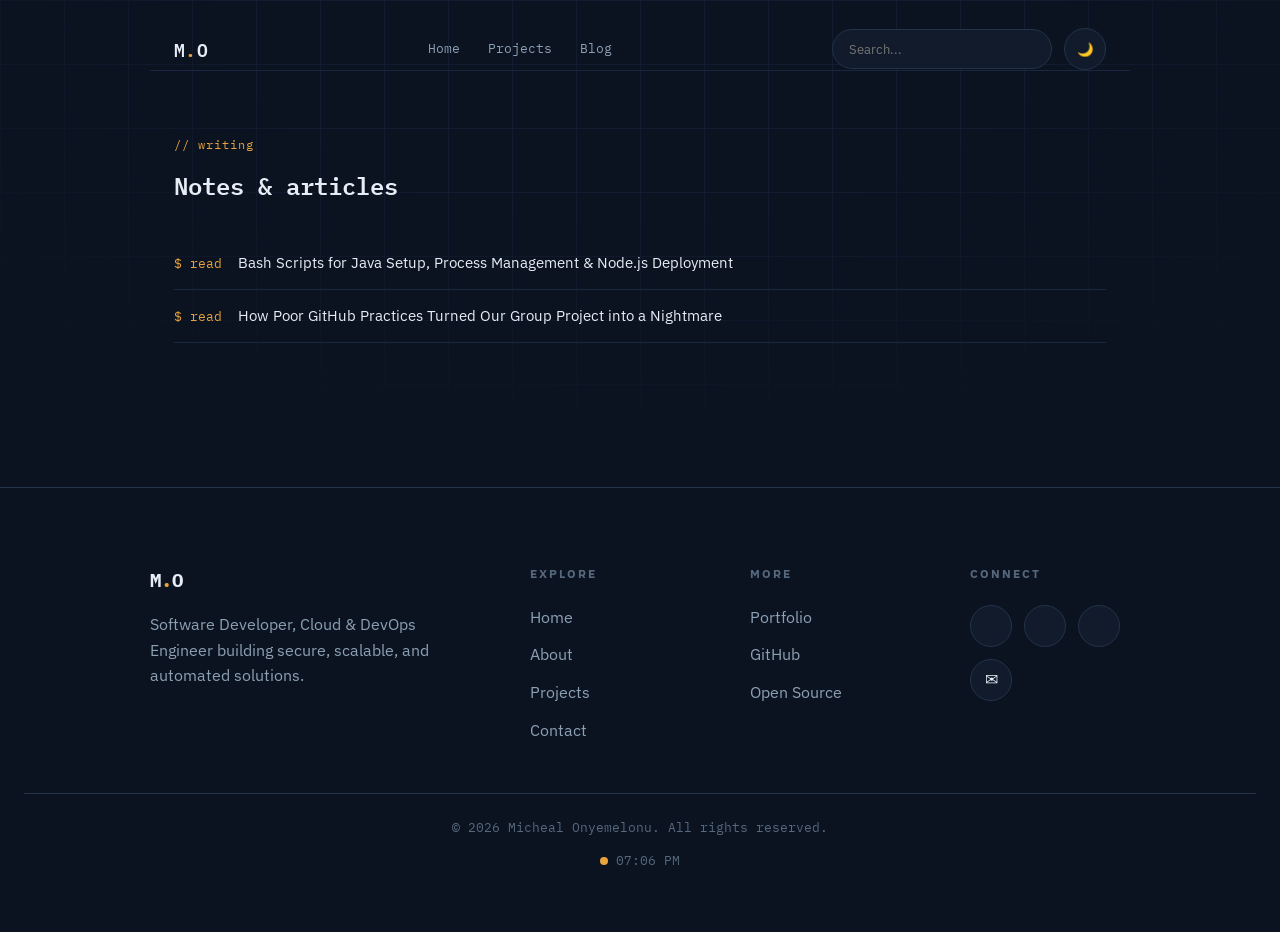
<file: blog.html>
<!DOCTYPE html>
<html lang="en">
<head>
<meta charset="UTF-8">
<meta name="viewport" content="width=device-width, initial-scale=1.0">
<title>Micheal Onyemelonu — Software, Devops, Cloud Engineer</title>
<meta name="description" content="Micheal Onyemelonu — Software, DevOps and Cloud Engineer">
<link rel="preconnect" href="https://fonts.googleapis.com">
<link rel="preconnect" href="https://fonts.gstatic.com" crossorigin>
<link href="https://fonts.googleapis.com/css2?family=IBM+Plex+Mono:wght@400;500;600;700&family=IBM+Plex+Sans:wght@400;500;600&display=swap" rel="stylesheet">
<link rel="stylesheet" href="styles.css">
</head>
<body>

<div class="grid-overlay" aria-hidden="true"></div>

<header class="site-header">

    <a href="index.html" class="brand">
        M<span class="brand-dot">.</span>O
    </a>

    <nav class="site-nav" id="mobile-nav">
        <a href="index.html">Home</a>
        <a href="projects.html">Projects</a>
        <a href="blog.html">Blog</a>
        
    </nav>

    <div class="header-actions">

        <div class="search-box">
            <input
                type="text"
                id="site-search"
                placeholder="Search..."
            >
        </div>

        <button id="theme-toggle">🌙</button>

        <button id="menu-toggle" class="menu-toggle">
            ☰
        </button>

    </div>


</header>

<main>
    <!-- BLOG -->
   
  <section class="section" id="writing">
    <p class="section-label">// writing</p>
    <h2 class="section-title">Notes &amp; articles</h2>
    <ul class="changelog">
      <li class="changelog-entry">
        <span class="changelog-cmd">$ read</span>
        <a href="https://medium.com/@monyemelonu/bash-scripts-for-java-setup-process-management-node-js-deployment-b72b2ba04938" target="_blank" rel="noopener">
          Bash Scripts for Java Setup, Process Management &amp; Node.js Deployment
        </a>
      </li>

      <li class="changelog-entry">
        <span class="changelog-cmd">$ read</span>
        <a href="https://medium.com/@monyemelonu/how-poor-github-practices-turned-our-group-project-into-a-nightmare-e00d2373ec94" target="_blank" rel="noopener">
          How Poor GitHub Practices Turned Our Group Project into a Nightmare
        </a>
      </li>
    </ul>
  </section>

</main>


<footer class="site-footer">

    <div class="footer-grid">

        <div class="footer-brand">
            <h3>
                M<span class="brand-dot">.</span>O
            </h3>

            <p>
                Software Developer, Cloud & DevOps Engineer building
                secure, scalable, and automated solutions.
            </p>
        </div>

        <div class="footer-column">
            <h4>Explore</h4>

            <a href="#top">Home</a>
            <a href="#about">About</a>
            <a href="#projects">Projects</a>
            <a href="#contact">Contact</a>
        </div>

        <div class="footer-column">
            <h4>More</h4>

            <a href="projects.html">Portfolio</a>
            <a href="https://github.com/MichealOnyemelonu" target="_blank">
                GitHub
            </a>
            <a href="#">Open Source</a>
        </div>

        <div class="footer-column">
            <h4>Connect</h4>

            <div class="social-links">

                <a href="https://github.com/MichealOnyemelonu" target="_blank">
                    <i class="fab fa-github"></i>
                </a>

                <a href="https://linkedin.com/in/YOUR-LINKEDIN" target="_blank">
                    <i class="fab fa-linkedin-in"></i>
                </a>

                <a href="https://medium.com/@monyemelonu" target="_blank">
                    <i class="fab fa-medium-m"></i>
                </a>

                <a href="mailto:your@email.com">
                    ✉
                </a>

            </div>


        </div>

    </div>

    <div class="footer-bottom">
      
      <div class="footer-copyright">
        © 2026 Micheal Onyemelonu. All rights reserved.
      </div>
      
      <div class="footer-clock">
        <span class="clock-dot"></span>
        <span id="current-time"></span>
      </div>
    </div>

</footer>

<script src="script.js"></script>
</body>
</html>
</file>
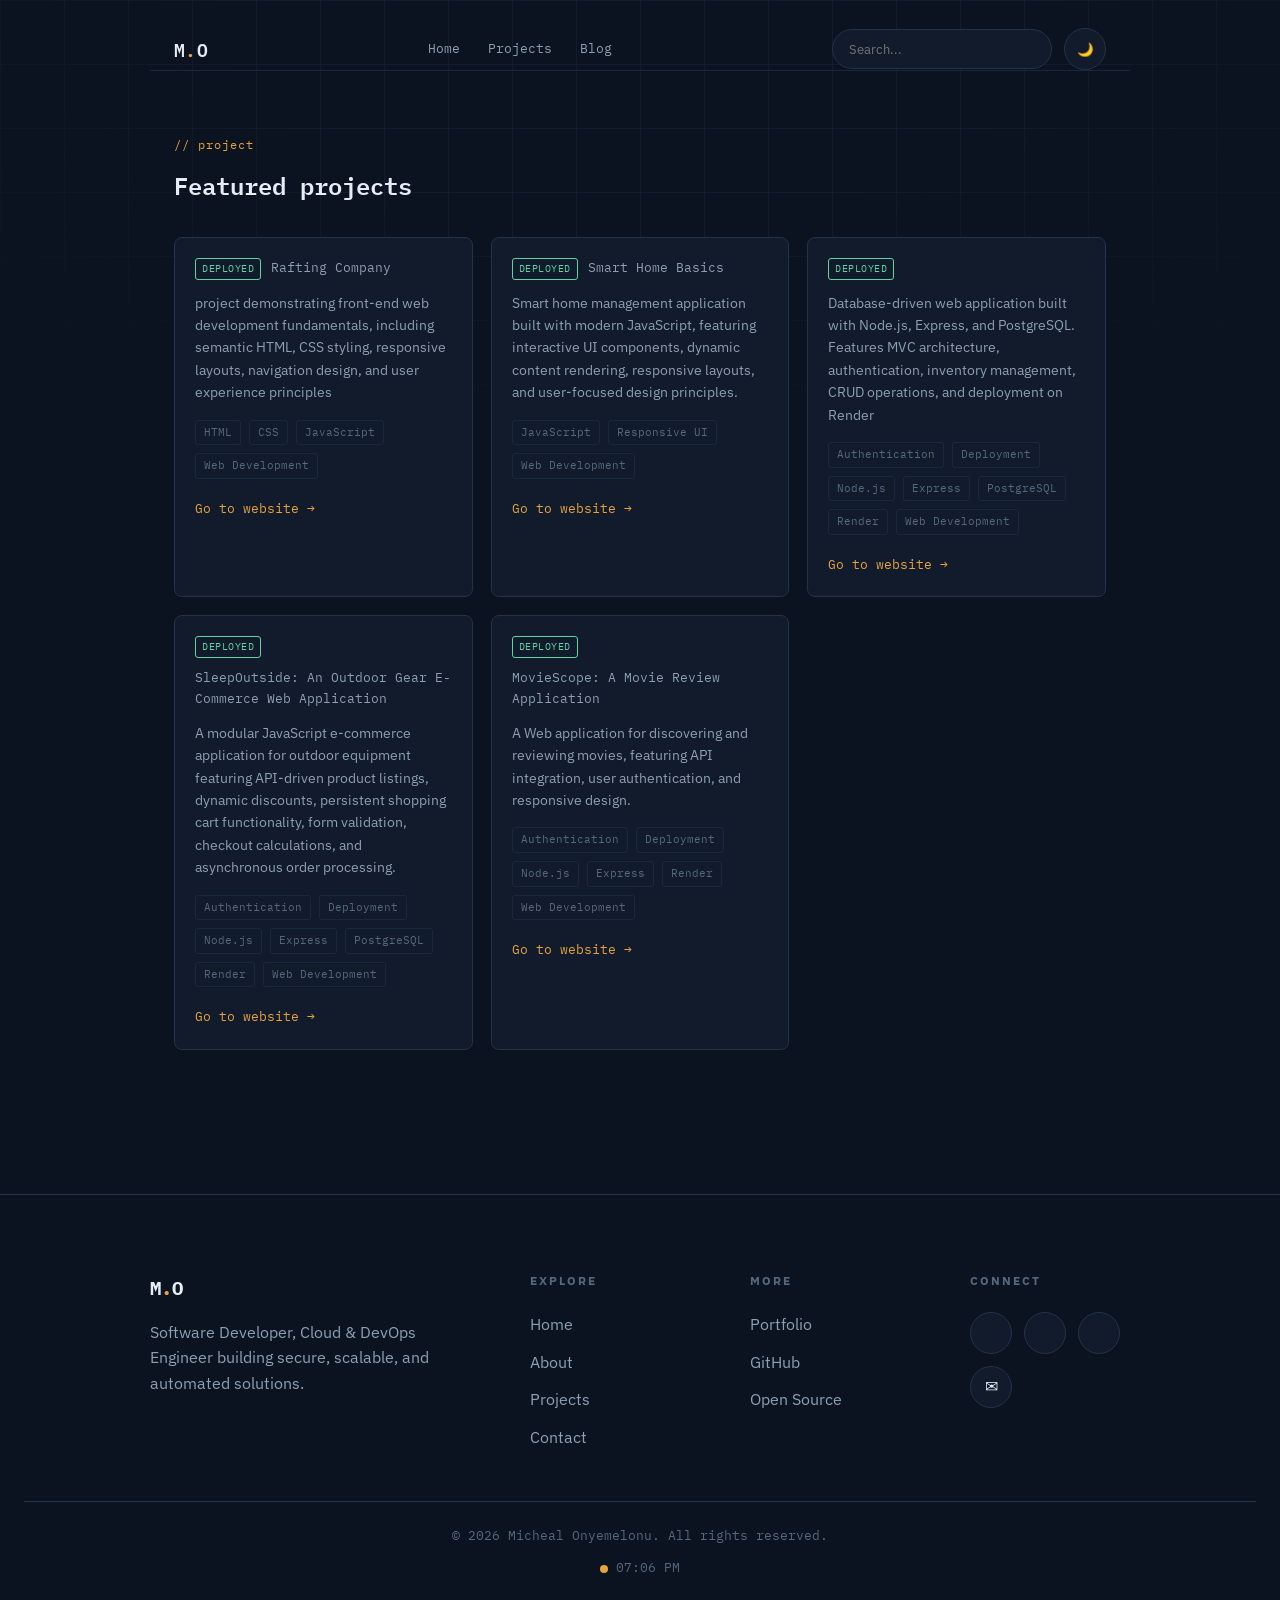
<file: projects.html>
<!DOCTYPE html>
<html lang="en">
<head>
<meta charset="UTF-8">
<meta name="viewport" content="width=device-width, initial-scale=1.0">
<title>Micheal Onyemelonu — Software, Devops, Cloud Engineer</title>
<meta name="description" content="Micheal Onyemelonu — Software, DevOps and Cloud Engineer">
<link rel="preconnect" href="https://fonts.googleapis.com">
<link rel="preconnect" href="https://fonts.gstatic.com" crossorigin>
<link href="https://fonts.googleapis.com/css2?family=IBM+Plex+Mono:wght@400;500;600;700&family=IBM+Plex+Sans:wght@400;500;600&display=swap" rel="stylesheet">
<link rel="stylesheet" href="styles.css">
</head>
<body>

<div class="grid-overlay" aria-hidden="true"></div>

<header class="site-header">

    <a href="index.html" class="brand">
        M<span class="brand-dot">.</span>O
    </a>

    <nav class="site-nav" id="mobile-nav">
        <a href="index.html">Home</a>
        <a href="projects.html">Projects</a>
        <a href="blog.html">Blog</a>
        
    </nav>

    <div class="header-actions">

        <div class="search-box">
            <input
                type="text"
                id="site-search"
                placeholder="Search..."
            >
        </div>

        <button id="theme-toggle">🌙</button>

        <button id="menu-toggle" class="menu-toggle">
            ☰
        </button>

    </div>

</header>

<main>
  <!-- PROJECTS -->
  <section class="section" id="projects">
    <p class="section-label">// project</p>
    <h2 class="section-title">Featured projects</h2>
    <div class="deploy-log">

      <a class="deploy-card" href="https://michealonyemelonu.github.io/wdd130/wwr/index.html" target="_blank" rel="noopener">
        <div class="deploy-head">
          <span class="status-badge">deployed</span>
          <span class="deploy-path">Rafting Company</span>
        </div>
        <p class="deploy-desc">project demonstrating front-end web development fundamentals, 
          including semantic HTML, CSS styling, responsive layouts, navigation design, 
          and user experience principles</p>
        <div class="deploy-tags">
          <span>HTML</span>
          <span>CSS</span>
          <span>JavaScript</span>
          <span>Web Development</span>
        </div>
        <span class="deploy-link">Go to website →</span>
      </a>

      <a class="deploy-card" href="https://michealonyemelonu.github.io/wdd231/Project/smart_home/index.html" target="_blank" rel="noopener">
        <div class="deploy-head">
          <span class="status-badge">deployed</span>
          <span class="deploy-path">Smart Home Basics</span>
        </div>
        <p class="deploy-desc">Smart home management application built with modern JavaScript, 
          featuring interactive UI components, dynamic content rendering, responsive layouts, 
          and user-focused design principles.</p>
        <div class="deploy-tags">
          <span>JavaScript</span>
          <span>Responsive UI</span>
          <span>Web Development</span>
        </div>
        <span class="deploy-link">Go to website →</span>
      </a>

      <a class="deploy-card" href="https://cse340-web-backend-development-u9rp.onrender.com/" target="_blank" rel="noopener">
        <div class="deploy-head">
          <span class="status-badge">deployed</span>
          <span class="deploy-path"></span>
        </div>
        <p class="deploy-desc">Database-driven web application built with Node.js, Express, and PostgreSQL. 
            Features MVC architecture, authentication, inventory management, CRUD operations, and deployment on Render</p>
        <div class="deploy-tags">
          <span>Authentication</span>
          <span>Deployment</span>
          <span>Node.js</span>
          <span>Express</span>
          <span>PostgreSQL</span>
          <span>Render</span>
          <span>Web Development</span>
        </div>
        <span class="deploy-link">Go to website →</span>
      </a>

      <a class="deploy-card" href="https://sleep-outside-64a9.onrender.com/" target="_blank" rel="noopener">
        <div class="deploy-head">
          <span class="status-badge">deployed</span>
          <span class="deploy-path">SleepOutside: An Outdoor Gear E-Commerce Web Application</span>
        </div>
        <p class="deploy-desc">A modular JavaScript e-commerce application for outdoor equipment 
          featuring API-driven product listings, dynamic discounts, persistent shopping cart 
          functionality, form validation, checkout calculations, and asynchronous order processing.</p>
        <div class="deploy-tags">
          <span>Authentication</span>
          <span>Deployment</span>
          <span>Node.js</span>
          <span>Express</span>
          <span>PostgreSQL</span>
          <span>Render</span>
          <span>Web Development</span>
        </div>
        <span class="deploy-link">Go to website →</span>
      </a>

      <a class="deploy-card" href="https://moviescope-sacx.onrender.com/" target="_blank" rel="noopener">
        <div class="deploy-head">
          <span class="status-badge">deployed</span>
          <span class="deploy-path">MovieScope: A Movie Review Application</span>
        </div>
        <p class="deploy-desc">A Web application for discovering and reviewing movies, 
          featuring API integration, user authentication, and responsive design.</p>
        <div class="deploy-tags">
          <span>Authentication</span>
          <span>Deployment</span>
          <span>Node.js</span>
          <span>Express</span>
          <span>Render</span>
          <span>Web Development</span>
        </div>
        <span class="deploy-link">Go to website →</span>
      </a>

    </div>
  </section>
</main>


<footer class="site-footer">

    <div class="footer-grid">

        <div class="footer-brand">
            <h3>
                M<span class="brand-dot">.</span>O
            </h3>

            <p>
                Software Developer, Cloud & DevOps Engineer building
                secure, scalable, and automated solutions.
            </p>
        </div>

        <div class="footer-column">
            <h4>Explore</h4>

            <a href="#top">Home</a>
            <a href="#about">About</a>
            <a href="#projects">Projects</a>
            <a href="#contact">Contact</a>
        </div>

        <div class="footer-column">
            <h4>More</h4>

            <a href="projects.html">Portfolio</a>
            <a href="https://github.com/MichealOnyemelonu" target="_blank">
                GitHub
            </a>
            <a href="#">Open Source</a>
        </div>

        <div class="footer-column">
            <h4>Connect</h4>

            <div class="social-links">

                <a href="https://github.com/MichealOnyemelonu" target="_blank">
                    <i class="fab fa-github"></i>
                </a>

                <a href="https://linkedin.com/in/YOUR-LINKEDIN" target="_blank">
                    <i class="fab fa-linkedin-in"></i>
                </a>

                <a href="https://medium.com/@monyemelonu" target="_blank">
                    <i class="fab fa-medium-m"></i>
                </a>

                <a href="mailto:your@email.com">
                    ✉
                </a>

            </div>


        </div>

    </div>

    <div class="footer-bottom">
      
      <div class="footer-copyright">
        © 2026 Micheal Onyemelonu. All rights reserved.
      </div>
      
      <div class="footer-clock">
        <span class="clock-dot"></span>
        <span id="current-time"></span>
      </div>
    </div>

</footer>

<script src="script.js"></script>
</body>
</html>
</file>
<file: styles.css>
/* ============ Tokens ============ */
:root{
  --bg: #0B1220;
  --surface: #111B2B;
  --surface-2: #16223480;
  --line: #22334A;
  --line-soft: #1A2740;
  --text: #E7EDF5;
  --text-muted: #8CA0B3;
  --text-dim: #56687D;
  --accent: #E8A33D;
  --accent-2: #C97F22;
  --ok: #5FD3A2;

  --mono: 'IBM Plex Mono', ui-monospace, Menlo, monospace;
  --sans: 'IBM Plex Sans', -apple-system, sans-serif;

  --maxw: 980px;
}

  /* DARK THEME */
body.dark-mode {
  --bg: #0B1220;
  --surface: #111B2B;
  --surface-2: #16223480;
  --line: #22334A;
  --line-soft: #1A2740;

  --text: #E7EDF5;
  --text-muted: #8CA0B3;
  --text-dim: #56687D;

  --accent: #E8A33D;
  --accent-2: #C97F22;
  --ok: #5FD3A2;
}

body.light-mode {
  --bg: #ffffff;
  --surface: #f5f5f5;
  --surface-2: #eeeeee;
  --line: #cccccc;
  --line-soft: #dddddd;

  --text: #222222;
  --text-muted: #555555;
  --text-dim: #777777;

  --accent: #E8A33D;
  --accent-2: #C97F22;
  --ok: #2fa56e;
}

*{ box-sizing:border-box; }
html{ scroll-behavior:smooth; }

body{
  margin:0;
  background:var(--bg);
  color:var(--text);
  font-family:var(--sans);
  line-height:1.6;
  -webkit-font-smoothing:antialiased;
}

a{ color:inherit; text-decoration:none; }

/* ============ Background grid ============ */
.grid-overlay{
  position:fixed; inset:0; z-index:0; pointer-events:none;
  background-image:
    linear-gradient(var(--line-soft) 1px, transparent 1px),
    linear-gradient(90deg, var(--line-soft) 1px, transparent 1px);
  background-size:64px 64px;
  mask-image: radial-gradient(ellipse 80% 60% at 50% 0%, black 40%, transparent 90%);
  opacity:0.5;
}

/* ============ Header ============ */
.site-header{
  position:relative; 
  z-index:2;

  display:flex; 
  align-items:center; 
  justify-content:space-between;

  max-width:var(--maxw); 
  margin:0 auto;

  padding:28px 24px 0;
}
.brand{
  font-family:var(--mono); font-weight:600; font-size:18px;
  letter-spacing:0.02em;
}
.brand-dot{ color:var(--accent); }
.site-nav{ display:flex; gap:28px; }
.site-nav a{
  font-family:var(--mono); font-size:13px; color:var(--text-muted);
  transition:color .15s ease;
}
.site-nav a:hover{ color:var(--text); }


/* ============ Menu behaviour ============ */
.menu-toggle {
    display: none;
    width: 42px;
    height: 42px;

    background: var(--surface);
    color: var(--text);

    border: 1px solid var(--line);
    border-radius: 50%;

    cursor: pointer;
}



/* ============ Buttons ============ */
.btn{
  display:inline-flex; align-items:center; gap:8px;
  font-family:var(--mono); font-size:13px; font-weight:500;
  padding:11px 20px; border-radius:4px;
  border:1px solid transparent;
  transition:transform .15s ease, border-color .15s ease, background .15s ease;
  white-space:nowrap;
}
.btn:hover{ transform:translateY(-1px); }
.btn-primary{
  background:var(--accent); color:#1A1305; border-color:var(--accent);
  font-weight:600;
}
.btn-primary:hover{ background:#f0ad4f; }
.btn-ghost{
  background:transparent; color:var(--text); border-color:var(--line);
}
.btn-ghost:hover{ border-color:var(--accent); color:var(--accent); }
.btn-small{ padding:8px 14px; font-size:12px; }

/* ============ Hero ============ */
.hero{
  position:relative; z-index:1;
  max-width:var(--maxw); margin:0 auto;
  padding:88px 24px 100px;
  display:grid; grid-template-columns:1fr 1fr; gap:56px;
  align-items:center;
}
.eyebrow{
  font-family:var(--mono); font-size:12px; letter-spacing:0.12em;
  text-transform:uppercase; color:var(--accent); margin:0 0 18px;
}
.hero-side h1{
  font-family:var(--mono); font-size:clamp(28px,3.4vw,40px);
  line-height:1.25; font-weight:600; margin:0 0 20px;
  letter-spacing:-0.01em;
}
.hero-lede{
  color:var(--text-muted); font-size:16px; max-width:46ch; margin:0 0 32px;
}
.hero-actions{ display:flex; gap:14px; flex-wrap:wrap; }

/* ============ Terminal ============ */
.terminal, .contact-terminal{
  background:var(--surface);
  border:1px solid var(--line);
  border-radius:10px;
  overflow:hidden;
  box-shadow:0 30px 60px -30px rgba(0,0,0,0.6);
}
.terminal-bar{
  display:flex; align-items:center; gap:8px;
  padding:12px 16px;
  background:#0E1726;
  border-bottom:1px solid var(--line);
}
.dot{ width:10px; height:10px; border-radius:50%; background:var(--line); }
.dot-r{ background:#E8664A; } .dot-y{ background:#E8C13D; } .dot-g{ background:var(--ok); }
.terminal-title{
  margin-left:10px; font-family:var(--mono); font-size:12px; color:var(--text-dim);
}
.terminal-body{
  padding:24px; font-family:var(--mono); font-size:14px;
  min-height:230px;
}
.line{ margin:0 0 4px; color:var(--text); }
.out{ margin:0 0 16px; color:var(--text-muted); padding-left:20px; }
.prompt{ color:var(--accent); margin-right:8px; }
.out.ok{ color:var(--ok); display:flex; align-items:center; gap:8px; }
.pulse{
  width:8px; height:8px; border-radius:50%; background:var(--ok);
  box-shadow:0 0 0 0 rgba(95,211,162,0.6);
  animation:pulse 2s infinite;
}
@keyframes pulse{
  0%{ box-shadow:0 0 0 0 rgba(95,211,162,0.5); }
  70%{ box-shadow:0 0 0 8px rgba(95,211,162,0); }
  100%{ box-shadow:0 0 0 0 rgba(95,211,162,0); }
}
.caret{ display:inline-block; color:var(--accent); animation:blink 1s steps(1) infinite; }
@keyframes blink{ 50%{ opacity:0; } }

/* ============ Sections ============ */
.section{
  position:relative; z-index:1;
  max-width:var(--maxw); margin:0 auto;
  padding:64px 24px;
  border-top:1px solid var(--line-soft);
}
.section-label{
  font-family:var(--mono); font-size:12px; color:var(--accent);
  letter-spacing:0.08em; margin:0 0 12px;
}
.section-title{
  font-family:var(--mono); font-size:24px; font-weight:600; margin:0 0 32px;
}
.about-grid{
  display: grid;
  grid-template-columns: 320px 1fr;
  gap: 40px;
  align-items: center;
}
.about-image img {
  width: 40%;
  border-radius: 16px;
  display: block;
  border: 1px solid var(--line);
  box-shadow: 0 20px 40px rgba(0,0,0,.3);
  object-fit: cover;
}

.about-content {
  display: flex;
  flex-direction: column;
  gap: 20px;
}

/* ============ Stack diagram ============ */
.stack-diagram{ position:relative; }
.layer{
  display:grid; grid-template-columns:32px 1fr; gap:20px;
  padding:18px 0;
  border-bottom:1px solid var(--line-soft);
}
.layer:last-child{ border-bottom:none; }
.layer-rail{ position:relative; display:flex; justify-content:center; }
.layer-rail::before{
  content:""; position:absolute; top:0; bottom:0; width:1px; background:var(--line);
}
.layer:first-child .layer-rail::before{ top:50%; }
.layer:last-child .layer-rail::before{ bottom:50%; }
.node{
  position:relative; z-index:1; width:9px; height:9px; border-radius:50%;
  background:var(--bg); border:2px solid var(--accent);
  align-self:center;
}
.layer-body{ display:flex; align-items:baseline; flex-wrap:wrap; gap:16px 24px; }
.layer-name{
  font-family:var(--mono); font-weight:600; font-size:15px; min-width:150px;
}
.layer-tags{ display:flex; gap:10px; flex-wrap:wrap; }
.layer-tags span{
  font-family:var(--mono); font-size:12px; color:var(--text-muted);
  border:1px solid var(--line); border-radius:4px; padding:5px 10px;
}

/* ============ Projects / deploy log ============ */
.deploy-log{ display:grid; grid-template-columns:repeat(3,1fr); gap:18px; }
.deploy-card{
  display:block; background:var(--surface); border:1px solid var(--line);
  border-radius:8px; padding:20px; transition:border-color .15s ease, transform .15s ease;
}
.deploy-card:hover{ border-color:var(--accent); transform:translateY(-3px); }
.deploy-head{
  display:flex; align-items:center; gap:10px; margin-bottom:12px; flex-wrap:wrap;
}
.status-badge{
  font-family:var(--mono); font-size:10px; letter-spacing:0.05em;
  color:var(--ok); border:1px solid var(--ok); border-radius:3px;
  padding:2px 6px; text-transform:uppercase;
}
.deploy-path{ font-family:var(--mono); font-size:13px; color:var(--text-muted); }
.deploy-desc{ font-size:14px; color:var(--text-muted); margin:0 0 16px; }
.deploy-tags{ display:flex; gap:8px; flex-wrap:wrap; margin-bottom:16px; }
.deploy-tags span{
  font-family:var(--mono); font-size:11px; color:var(--text-dim);
  border:1px solid var(--line-soft); border-radius:3px; padding:3px 8px;
}
.deploy-link{ font-family:var(--mono); font-size:13px; color:var(--accent); }

/* ============ Writing / changelog ============ */
.changelog{ list-style:none; margin:0; padding:0; }
.changelog-entry{
  display:flex; gap:16px; align-items:baseline;
  padding:14px 0; border-bottom:1px solid var(--line-soft);
  font-size:15px;
}
.changelog-cmd{ font-family:var(--mono); font-size:13px; color:var(--accent); flex-shrink:0; }
.changelog-entry a:hover{ color:var(--accent); }

/* ============ Contact ============ */
.section-contact{ padding-bottom:100px; }
.contact-terminal{ max-width:600px; margin:0 auto; }
.contact-cta{ margin-top:18px; }

/* ============ Footer ============ */
.site-footer {
    border-top: 1px solid var(--line);
    margin-top: 80px;
    padding: 60px 24px;
}

.footer-grid {
    max-width: var(--maxw);
    margin: 0 auto;

    display: grid;
    grid-template-columns: 2fr 1fr 1fr 1fr;
    gap: 60px;
}

.footer-brand h3 {
    font-family: var(--mono);
    margin-bottom: 16px;
}

.footer-brand p {
    color: var(--text-muted);
    max-width: 400px;
}

.footer-column {
    display: flex;
    flex-direction: column;
    gap: 12px;
}

.footer-column h4 {
    font-size: 12px;
    letter-spacing: 2px;
    text-transform: uppercase;
    color: var(--text-dim);
    margin-bottom: 10px;
}

.footer-column a {
    color: var(--text-muted);
    transition: .2s;
}

.footer-column a:hover {
    color: var(--accent);
}

.footer-bottom {
    margin-top: 50px;
    padding-top: 24px;

    border-top: 1px solid var(--line);

    display: flex;
    justify-content: space-between;
    align-items: center;

    color: var(--text-dim);
    font-size: 13px;
    font-family: var(--mono);
}

.footer-clock {
    display: flex;
    align-items: center;
    gap: 8px;
}

.clock-dot {
    width: 8px;
    height: 8px;
    background: var(--accent);
    border-radius: 50%;
}







.social-links {
    display: flex;
    flex-wrap: wrap;
    gap: 12px;
}

.social-links a {
    width: 42px;
    height: 42px;

    display: flex;
    align-items: center;
    justify-content: center;

    border: 1px solid var(--line);
    border-radius: 50%;

    color: var(--text);
    background: var(--surface);

    transition: .2s;
}

.social-links a:hover {
    border-color: var(--accent);
    color: var(--accent);
    transform: translateY(-2px);
}

/* ============ Responsive ============ */
@media (max-width: 860px)
{
  .hero{ grid-template-columns:1fr; padding-top:56px; }
  .hero-side{ order:-1; }
  .about-grid{ grid-template-columns:1fr; }
  .deploy-log{ grid-template-columns:1fr; }
}

/* ============ Motion & focus ============ */
@media (prefers-reduced-motion: reduce)
{
  html{ scroll-behavior:auto; }
  .pulse, .caret{ animation:none; }
}
a:focus-visible, .btn:focus-visible{
  outline:2px solid var(--accent); outline-offset:2px;
}

.header-actions {
    display: flex;
    align-items: center;
    gap: 12px;
}

/* Mobile */

@media (max-width: 860px) {

    .site-header {
        flex-wrap: wrap;
    }

    .site-nav {
        order: 3;
        width: 100%;
        margin-top: 16px;
    }

}

@media (max-width: 860px) {

    .menu-toggle {
        display: flex;
        justify-content: center;
        align-items: center;
    }

    .site-nav {
        display: none;
        flex-direction: column;
        width: 100%;

        padding: 16px;

        background: var(--bg);

        border-top: 1px solid var(--line);
        flex-direction: column;

        gap: 8px;
        z-index: 1000;
    }

    .site-nav.active {
        display: flex;
    }

    .site-nav a {
        padding: 12px 16px;
        margin: 0;
        border-radius: 10px;
        font-size: 16px;


    }

    .site-nav a:hover {
        background: var(--surface);
    }
}

@media (max-width: 860px) {

    .about-grid {
        grid-template-columns: 1fr;
    }

    .about-image {
        max-width: 300px;
        margin: 0 auto;
    }

}

@media (max-width: 860px) {

    .footer-grid {
        grid-template-columns: 1fr;
        gap: 30px;
    }

}

.footer-bottom {
    flex-direction: column;
    gap: 12px;
    text-align: center;
}

.search-box input {
    width: 220px;
    padding: 10px 16px;
    border-radius: 999px;
    border: 1px solid var(--line);
    background: var(--surface);
    color: var(--text);
    outline: none;
    font-family: var(--sans);
}

.search-box input:focus {
    border-color: var(--accent);
}

#theme-toggle {
    width: 42px;
    height: 42px;
    border-radius: 50%;
    border: 1px solid var(--line);
    background: var(--surface);
    color: var(--text);
    cursor: pointer;
}

#theme-toggle:hover {
    border-color: var(--accent);
}
</file>
